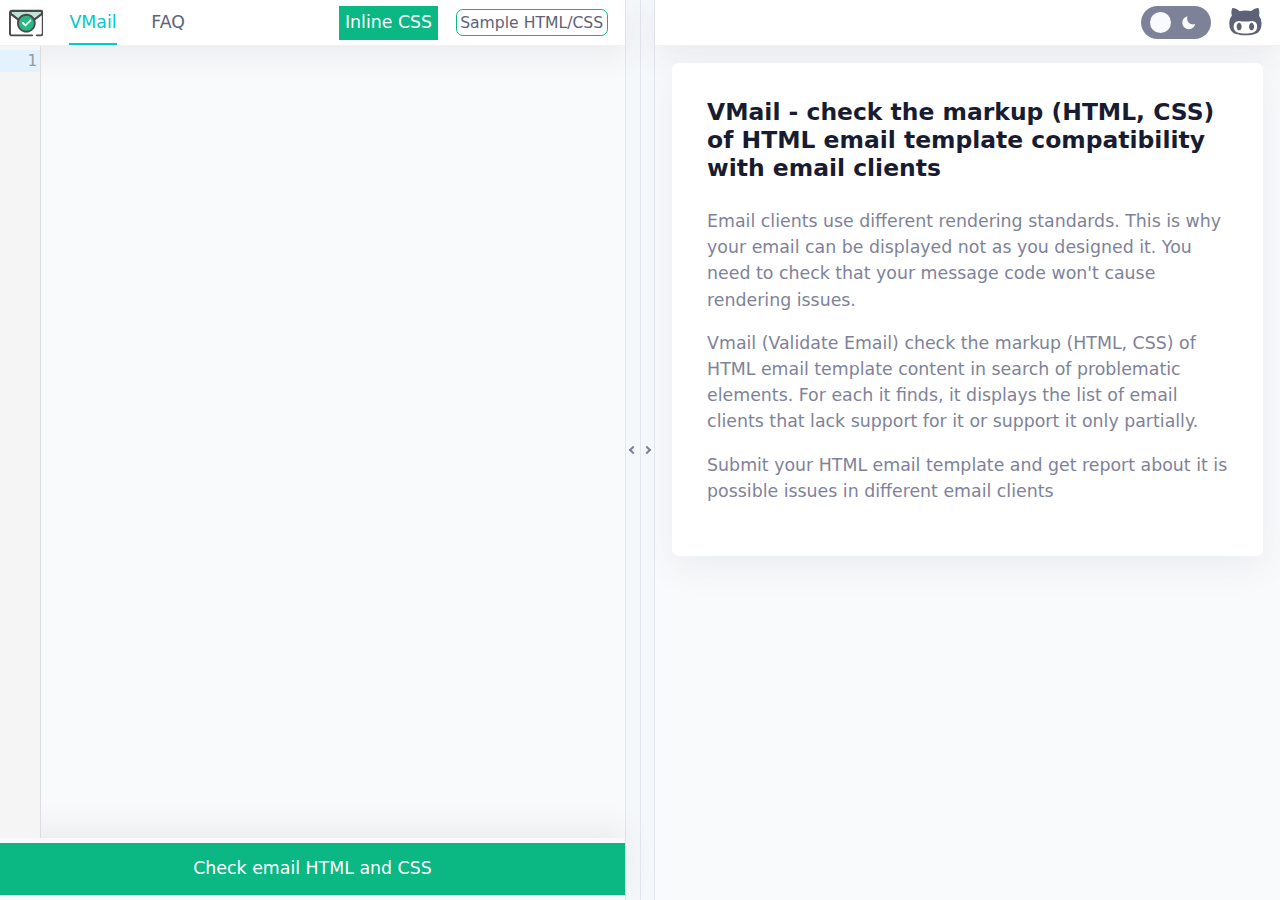
<file: index.html>
<!DOCTYPE html>
<html lang="en" xmlns:fb="http://ogp.me/ns/fb#"> <head>
<meta http-equiv="Content-Type" content="text/html; charset=UTF-8"> <meta charset="utf-8"> <!--[if IE]><meta http-equiv=X-UA-Compatible content="IE=edge,chrome=1"/><![endif]--> <title>VMail - check the markup (HTML, CSS) of HTML email template compatibility with email clients</title> <meta name="keywords" content="vmail, html, css, validate, email clients, check, ruby, sass, wasm, golang, svelte, turbo, hotwire, stimulus"> <meta name="description" content="VMail - check the markup (HTML, CSS) of HTML email template compatibility with email clients"> <meta name="theme-color" content="#f9fafb"> <meta name="viewport" content="width=device-width,minimum-scale=1,initial-scale=1"> <link rel="manifest" href="/manifest.json"> <link type="text/plain" rel="author" href="/humans.txt"> <link rel="icon" href="/favicon.ico" sizes="any"> <link rel="icon" href="/favicon.svg" type="image/svg+xml"> <link rel="apple-touch-icon" href="/apple-touch-icon.png"> <link rel="manifest" href="/manifest.json"> <link rel="canonical" href="https://vmail.leopard.in.ua/"> <meta property="og:type" content="website"> <meta property="og:title" content="VMail - check the markup (HTML, CSS) of HTML email template compatibility with email clients"> <meta property="og:description" content="VMail - check the markup (HTML, CSS) of HTML email template compatibility with email clients"> <meta property="og:url" content="https://vmail.leopard.in.ua/"> <meta property="og:site_name" content="VMail"> <meta property="og:image" content="https://vmail.leopard.in.ua/images/banner.png"> <meta property="og:image:alt" content="VMail - check the markup (HTML, CSS) of HTML email template compatibility with email clients"> <meta property="og:image:width" content="1280"> <meta property="og:image:height" content="640"> <meta name="twitter:creator" content="@leopard_me"> <meta name="twitter:title" content="VMail - check the markup (HTML, CSS) of HTML email template compatibility with email clients"> <meta name="twitter:description" content="VMail - check the markup (HTML, CSS) of HTML email template compatibility with email clients"> <meta name="twitter:image" content="https://vmail.leopard.in.ua/images/banner.png"> <meta name="twitter:image:alt" content="VMail - check the markup (HTML, CSS) of HTML email template compatibility with email clients"> <meta name="twitter:card" content="summary_large_image"> <script async src="https://www.googletagmanager.com/gtag/js?id=G-CWKXJRGZ81"></script> <script>
      window.dataLayer = window.dataLayer || [];
      function gtag(){dataLayer.push(arguments);}
      gtag('js', new Date());

      gtag('config', 'G-CWKXJRGZ81');
    </script> <link href="/app-f32c57cae7c160aa5974.css" rel="stylesheet" media="all"> <script src="/app-5409c9f7ce44af91fe4c.js" defer async="async" data-turbo-track="reload"></script> </head> <body> <div data-controller="parser" class="parser-controller" data-parser-worker-url-value="/ww-7807e60e5ae64cb1c821.js"> <div data-parser-target="appContainer" class="parser-container"></div> </div> <div id="swNotification" class="sw-notification" data-controller="service-worker" style="justify-content: flex-start; align-items: flex-end;" data-turbo-permanent> <div class="sw-notification__toast sw-notification__hidden sw-notification__toast--dismissible sw-notification__toast--upper sw-notification__toast--success" data-service-worker-target="toast"> <div class="sw-notification__wrapper"> <div class="sw-notification__icon"> <i class="sw-notification__icon--success"></i> </div> <div class="sw-notification__message" data-action="click-&gt;service-worker#reloadPage">New version available. Click to update</div> <div class="sw-notification__dismiss"> <button class="sw-notification__dismiss-btn" aria-label="Close update notification" data-action="click-&gt;service-worker#dismiss"></button> </div> </div> <div class="sw-notification__ripple"></div> </div> </div> <svg xmlns="http://www.w3.org/2000/svg" xmlns:xlink="http://www.w3.org/1999/xlink" id="vmail-sprite" style="display:none"><symbol id="github-svg-icon" viewbox="0 0 950 1024"><path d="M365.568 695.296q0 22.528-7.168 46.08t-24.576 44.032-40.96 19.456-41.984-19.456-24.576-44.032-7.168-46.08 7.168-47.104 24.576-44.032 41.984-19.456 40.96 19.456 24.576 44.032 7.168 47.104zm365.568 0q0 22.528-7.168 46.08t-24.576 44.032-40.96 19.456-41.984-19.456-24.576-44.032-7.168-46.08 7.168-47.104 24.576-44.032 41.984-19.456 40.96 19.456 24.576 44.032 7.168 47.104zm92.16 0q0-68.608-39.936-116.736t-106.496-48.128q-23.552 0-111.616 12.288-40.96 6.144-90.112 6.144t-89.088-6.144q-87.04-12.288-111.616-12.288-67.584 0-106.496 48.128T128 695.296q0 50.176 18.432 87.04t46.08 59.392 69.632 33.792 79.872 17.408 84.992 4.096h96.256q47.104 0 84.992-4.096t79.872-17.408 70.656-33.792 46.08-59.392 18.432-87.04zm128-101.376q0 118.784-34.816 189.44-22.528 44.032-60.416 75.776t-80.896 49.152-97.28 27.648-98.304 12.288-95.232 3.072q-44.032 0-80.896-2.048t-83.968-7.168-87.04-17.408T153.6 896t-68.608-47.104T35.84 783.36Q0 712.704 0 593.92q0-135.168 77.824-226.304-15.36-46.08-15.36-96.256 0-66.56 28.672-124.928 62.464 0 108.544 22.528t108.544 70.656q83.968-20.48 176.128-20.48 84.992 0 159.744 18.432 60.416-47.104 107.52-68.608t107.52-22.528q29.696 58.368 29.696 124.928 0 49.152-15.36 95.232 77.824 92.16 77.824 227.328z"></path></symbol><symbol id="close-svg-icon" viewbox="0 0 50 50"><path d="M37.304 11.282l1.414 1.414-26.022 26.02-1.414-1.413z"></path><path d="M12.696 11.282l26.022 26.02-1.414 1.415-26.022-26.02z"></path></symbol></svg> </body> </html>
</file>
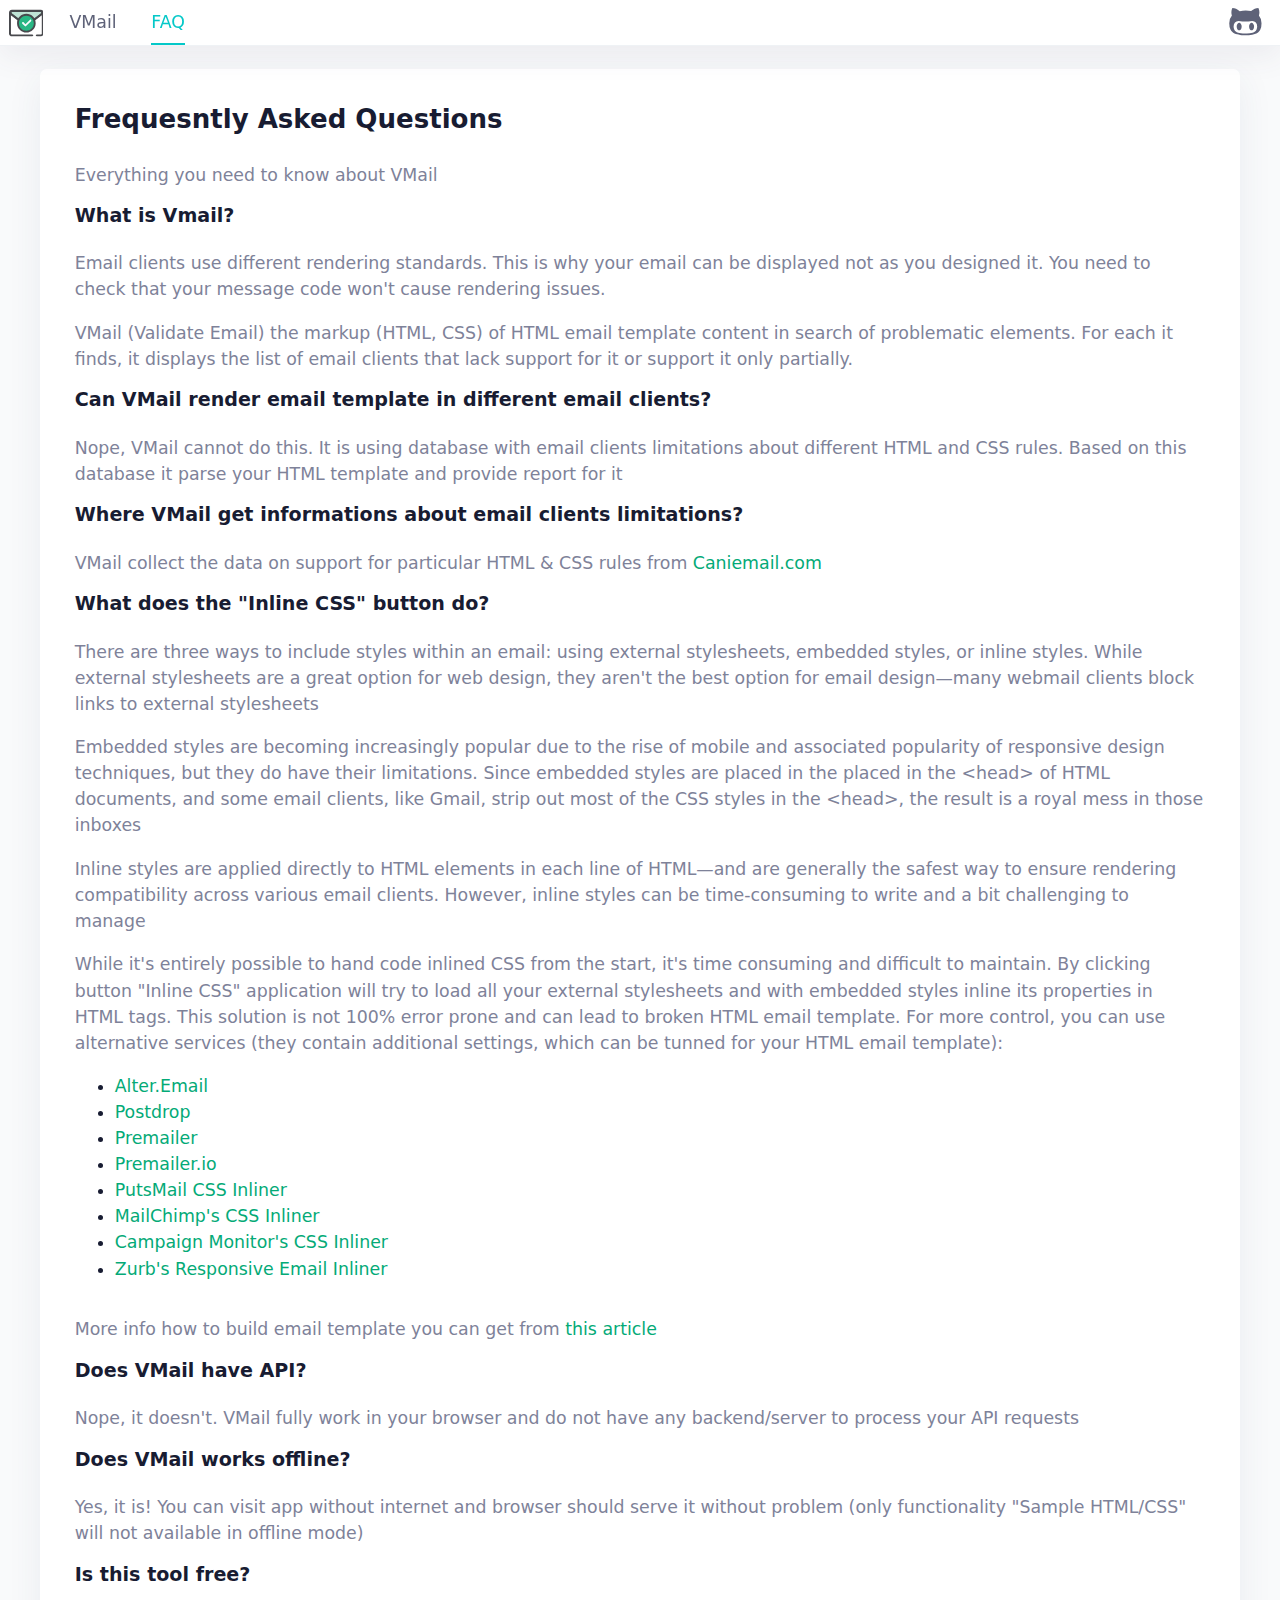
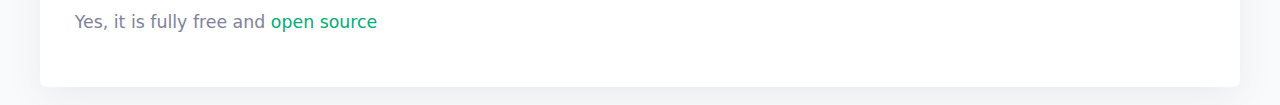
<file: faq.html>
<!DOCTYPE html>
<html lang="en" xmlns:fb="http://ogp.me/ns/fb#"> <head>
<meta http-equiv="Content-Type" content="text/html; charset=UTF-8"> <meta charset="utf-8"> <!--[if IE]><meta http-equiv=X-UA-Compatible content="IE=edge,chrome=1"/><![endif]--> <title>FAQ | VMail - check the markup (HTML, CSS) of HTML email template compatibility with email clients</title> <meta name="keywords" content="vmail, html, css, validate, email clients, check, ruby, sass, wasm, golang, svelte, turbo, hotwire, stimulus"> <meta name="description" content="VMail - check the markup (HTML, CSS) of HTML email template compatibility with email clients"> <meta name="theme-color" content="#f9fafb"> <meta name="viewport" content="width=device-width,minimum-scale=1,initial-scale=1"> <link rel="manifest" href="/manifest.json"> <link type="text/plain" rel="author" href="/humans.txt"> <link rel="icon" href="/favicon.ico" sizes="any"> <link rel="icon" href="/favicon.svg" type="image/svg+xml"> <link rel="apple-touch-icon" href="/apple-touch-icon.png"> <link rel="manifest" href="/manifest.json"> <link rel="canonical" href="https://vmail.leopard.in.ua/faq.html"> <meta property="og:type" content="website"> <meta property="og:title" content="VMail - check the markup (HTML, CSS) of HTML email template compatibility with email clients"> <meta property="og:description" content="VMail - check the markup (HTML, CSS) of HTML email template compatibility with email clients"> <meta property="og:url" content="https://vmail.leopard.in.ua/faq.html"> <meta property="og:site_name" content="VMail"> <meta property="og:image" content="https://vmail.leopard.in.ua/images/banner.png"> <meta property="og:image:alt" content="VMail - check the markup (HTML, CSS) of HTML email template compatibility with email clients"> <meta property="og:image:width" content="1280"> <meta property="og:image:height" content="640"> <meta name="twitter:creator" content="@leopard_me"> <meta name="twitter:title" content="VMail - check the markup (HTML, CSS) of HTML email template compatibility with email clients"> <meta name="twitter:description" content="VMail - check the markup (HTML, CSS) of HTML email template compatibility with email clients"> <meta name="twitter:image" content="https://vmail.leopard.in.ua/images/banner.png"> <meta name="twitter:image:alt" content="VMail - check the markup (HTML, CSS) of HTML email template compatibility with email clients"> <meta name="twitter:card" content="summary_large_image"> <script async src="https://www.googletagmanager.com/gtag/js?id=G-CWKXJRGZ81"></script> <script>
      window.dataLayer = window.dataLayer || [];
      function gtag(){dataLayer.push(arguments);}
      gtag('js', new Date());

      gtag('config', 'G-CWKXJRGZ81');
    </script> <link href="/app-f32c57cae7c160aa5974.css" rel="stylesheet" media="all"> <script src="/app-5409c9f7ce44af91fe4c.js" defer async="async" data-turbo-track="reload"></script> </head> <body> <div class="faq-header"> <div class="faq-header-logo-container"> <a class="faq-header-logo-link" href="/"> <style>
				html.dark .faq-svg-path1 { fill: #282c34 }
				html.dark .faq-svg-path2 { fill: #29b784 }
				html.dark .faq-svg-path3 { fill: #fff }
			</style> <svg height="216" viewbox="0 0 216 216" width="216" xmlns="http://www.w3.org/2000/svg"> <g fill="none"> <path class="faq-svg-path1" d="m201.762971 52.3911204-87.778865 67.4119626c-3.83279 2.929223-9.134542 2.929223-12.967332 0l-87.7788648-67.4119626c-3.64815718-2.7895226-5.13309463-7.6041582-3.69590617-11.9832934 1.43718847-4.3791352 5.47903447-7.355439 10.05987387-7.4078133h175.6574781c4.606437-.0073449 8.702846 2.9479684 10.176472 7.3417127 1.473625 4.3937444-.004837 9.2440751-3.672856 12.049394z" fill="#bfe3d5" stroke="#48494d" stroke-width="9.43"></path> <path class="faq-svg-path2" d="m197.646011 26h-179.2820036c-10.14540155.0110586-18.36401343 8.2393596-18.3640074 18.385657v128.248725c.01104313 10.138473 8.22642391 18.354574 18.3640074 18.365618h126.3740256c2.158309 0 4.152668-1.151545 5.231822-3.020859 1.079155-1.869313 1.079155-4.172403 0-6.041717-1.079154-1.869314-3.073513-3.020859-5.231822-3.020859h-126.3740256c-3.4669624-.005516-6.2761164-2.814917-6.2816326-6.282183v-113.510141l85.7287569 65.366772c6.0205323 4.591465 14.3672233 4.591465 20.3877553 0l85.718738-65.366772v113.500121c-.005516 3.467267-2.81467 6.276667-6.281632 6.282184h-25.046383c-2.158308 0-4.152667 1.151545-5.231822 3.020859-1.079154 1.869313-1.079154 4.172403 0 6.041717 1.079155 1.869314 3.073514 3.020859 5.231822 3.020859h25.046383c10.137583-.011045 18.352964-8.227146 18.364007-18.365619v-128.2487244c-.005511-10.1384793-8.216411-18.3590639-18.353989-18.3756376zm1.462709 21.6319529-88.163265 67.2604441c-1.694659 1.29448-4.045973 1.29448-5.740631 0l-88.1632656-67.2604441c-1.5886273-1.2192719-2.2394142-3.3056171-1.6257505-5.211963.6136636-1.9063459 2.3592951-3.221135 4.3608155-3.284515h176.4267166c2.032528-.0074195 3.84343 1.2822802 4.501125 3.2056401.657695 1.9233598.015692 4.0519806-1.595745 5.2908379z" fill="#48494d"></path> <path d="m56 108c0-28.718807 23.281193-52 52-52s52 23.281193 52 52-23.281193 52-52 52-52-23.281193-52-52z" fill="#29b784"></path> <path class="faq-svg-path2" d="m108 167c-32.0325155 0-58-25.967485-58-58 0-32.0325155 25.9674845-58 58-58 32.032515 0 58 25.9674845 58 58-.03314 32.018778-25.981222 57.96686-58 58zm0-104.5062198c-25.6846759 0-46.5062198 20.8215439-46.5062198 46.5062198 0 25.684676 20.8215439 46.50622 46.5062198 46.50622 25.684676 0 46.50622-20.821544 46.50622-46.50622-.033124-25.6709431-20.835277-46.4730959-46.50622-46.5062198z" fill="#48494d"></path> <path class="faq-svg-path3" d="m137.299347 88.6744337c1.08885 1.0741555 1.700653 2.5316774 1.700653 4.0515336 0 1.5198563-.611803 2.9773782-1.700653 4.0515337l-30.929547 30.543095c-1.087746 1.075246-2.56371 1.679404-4.102796 1.679404-1.539087 0-3.0150502-.604158-4.1027967-1.679404l-15.4647736-15.271547c-2.2659117-2.237601-2.2659116-5.865467.0000002-8.103068 2.2659118-2.2376 5.9396807-2.2376 8.2055926 0l11.3670115 11.224985 26.831785-26.4965323c2.264086-2.2325783 5.931438-2.2325783 8.195524 0z" fill="#f9fbfc"></path> </g> </svg> </a> </div> <div class="faq-header-item"> <a class="faq-header-link" href="/">VMail</a> </div> <div class="faq-header-item"> <a class="faq-header-link faq-header-link-active" href="/faq.html">FAQ</a> </div> <div class="faq-header-item-full"></div> <div class="faq-header-item"> <a class="faq-header-github-link" href="https://github.com/le0pard/vmail" target="_blank" rel="noopener noreferrer"> <svg class="faq-header-github"> <use href="#github-svg-icon"></use> </svg> </a> </div> </div> <div class="faq-center-container"> <div class="faq-container"> <div class="faq-body"> <h2>Frequesntly Asked Questions</h2> <p class="faq-text">Everything you need to know about VMail</p> <div class="faq-list"> <h4 class="faq-question">What is Vmail?</h4> <p class="faq-answer-middle">Email clients use different rendering standards. This is why your email can be displayed not as you designed it. You need to check that your message code won't cause rendering issues.</p> <p class="faq-answer">VMail (Validate Email) the markup (HTML, CSS) of HTML email template content in search of problematic elements. For each it finds, it displays the list of email clients that lack support for it or support it only partially.</p> <h4 class="faq-question">Can VMail render email template in different email clients?</h4> <p class="faq-answer">Nope, VMail cannot do this. It is using database with email clients limitations about different HTML and CSS rules. Based on this database it parse your HTML template and provide report for it</p> <h4 class="faq-question">Where VMail get informations about email clients limitations?</h4> <p class="faq-answer">VMail collect the data on support for particular HTML &amp; CSS rules from <a href="https://www.caniemail.com/?utm_source=vmail&amp;utm_medium=referral" target="_blank" rel="noopener noreferrer">Caniemail.com</a></p> <h4 class="faq-question">What does the "Inline CSS" button do?</h4> <p class="faq-answer-middle">There are three ways to include styles within an email: using external stylesheets, embedded styles, or inline styles. While external stylesheets are a great option for web design, they aren't the best option for email design—many webmail clients block links to external stylesheets</p> <p class="faq-answer-middle">Embedded styles are becoming increasingly popular due to the rise of mobile and associated popularity of responsive design techniques, but they do have their limitations. Since embedded styles are placed in the placed in the &lt;head&gt; of HTML documents, and some email clients, like Gmail, strip out most of the CSS styles in the &lt;head&gt;, the result is a royal mess in those inboxes</p> <p class="faq-answer-middle">Inline styles are applied directly to HTML elements in each line of HTML—and are generally the safest way to ensure rendering compatibility across various email clients. However, inline styles can be time-consuming to write and a bit challenging to manage</p> <p class="faq-answer-middle">While it's entirely possible to hand code inlined CSS from the start, it's time consuming and difficult to maintain. By clicking button "Inline CSS" application will try to load all your external stylesheets and with embedded styles inline its properties in HTML tags. This solution is not 100% error prone and can lead to broken HTML email template. For more control, you can use alternative services (they contain additional settings, which can be tunned for your HTML email template):</p> <ul> <li><a href="https://alter.email/?utm_source=vmail&amp;utm_medium=referral" target="_blank" rel="noopener noreferrer">Alter.Email</a></li> <li><a href="https://app.postdrop.io/?utm_source=vmail&amp;utm_medium=referral" target="_blank" rel="noopener noreferrer">Postdrop</a></li> <li><a href="http://premailer.dialect.ca/?utm_source=vmail&amp;utm_medium=referral" target="_blank" rel="noopener noreferrer">Premailer</a></li> <li><a href="https://premailer.io/?utm_source=vmail&amp;utm_medium=referral" target="_blank" rel="noopener noreferrer">Premailer.io</a></li> <li><a href="https://putsmail.com/inliner?utm_source=vmail&amp;utm_medium=referral" target="_blank" rel="noopener noreferrer">PutsMail CSS Inliner</a></li> <li><a href="https://templates.mailchimp.com/resources/inline-css/?utm_source=vmail&amp;utm_medium=referral" target="_blank" rel="noopener noreferrer">MailChimp's CSS Inliner</a></li> <li><a href="https://www.campaignmonitor.com/resources/tools/css-inliner/?utm_source=vmail&amp;utm_medium=referral" target="_blank" rel="noopener noreferrer">Campaign Monitor's CSS Inliner</a></li> <li><a href="https://get.foundation/emails/inliner.html?utm_source=vmail&amp;utm_medium=referral" target="_blank" rel="noopener noreferrer">Zurb's Responsive Email Inliner</a></li> </ul> <p class="faq-answer">More info how to build email template you can get from <a href="https://www.smashingmagazine.com/2021/04/complete-guide-html-email-templates-tools/?utm_source=vmail&amp;utm_medium=referral" target="_blank" rel="noopener noreferrer">this article</a></p> <h4 class="faq-question">Does VMail have API?</h4> <p class="faq-answer">Nope, it doesn't. VMail fully work in your browser and do not have any backend/server to process your API requests</p> <h4 class="faq-question">Does VMail works offline?</h4> <p class="faq-answer">Yes, it is! You can visit app without internet and browser should serve it without problem (only functionality "Sample HTML/CSS" will not available in offline mode)</p> <h4 class="faq-question">Is this tool free?</h4> <p class="faq-answer">Yes, it is fully free and <a href="https://github.com/le0pard/vmail" target="_blank" rel="noopener noreferrer">open source</a></p> </div> </div> </div> </div> <div id="swNotification" class="sw-notification" data-controller="service-worker" style="justify-content: flex-start; align-items: flex-end;" data-turbo-permanent> <div class="sw-notification__toast sw-notification__hidden sw-notification__toast--dismissible sw-notification__toast--upper sw-notification__toast--success" data-service-worker-target="toast"> <div class="sw-notification__wrapper"> <div class="sw-notification__icon"> <i class="sw-notification__icon--success"></i> </div> <div class="sw-notification__message" data-action="click-&gt;service-worker#reloadPage">New version available. Click to update</div> <div class="sw-notification__dismiss"> <button class="sw-notification__dismiss-btn" aria-label="Close update notification" data-action="click-&gt;service-worker#dismiss"></button> </div> </div> <div class="sw-notification__ripple"></div> </div> </div> <svg xmlns="http://www.w3.org/2000/svg" xmlns:xlink="http://www.w3.org/1999/xlink" id="vmail-sprite" style="display:none"><symbol id="github-svg-icon" viewbox="0 0 950 1024"><path d="M365.568 695.296q0 22.528-7.168 46.08t-24.576 44.032-40.96 19.456-41.984-19.456-24.576-44.032-7.168-46.08 7.168-47.104 24.576-44.032 41.984-19.456 40.96 19.456 24.576 44.032 7.168 47.104zm365.568 0q0 22.528-7.168 46.08t-24.576 44.032-40.96 19.456-41.984-19.456-24.576-44.032-7.168-46.08 7.168-47.104 24.576-44.032 41.984-19.456 40.96 19.456 24.576 44.032 7.168 47.104zm92.16 0q0-68.608-39.936-116.736t-106.496-48.128q-23.552 0-111.616 12.288-40.96 6.144-90.112 6.144t-89.088-6.144q-87.04-12.288-111.616-12.288-67.584 0-106.496 48.128T128 695.296q0 50.176 18.432 87.04t46.08 59.392 69.632 33.792 79.872 17.408 84.992 4.096h96.256q47.104 0 84.992-4.096t79.872-17.408 70.656-33.792 46.08-59.392 18.432-87.04zm128-101.376q0 118.784-34.816 189.44-22.528 44.032-60.416 75.776t-80.896 49.152-97.28 27.648-98.304 12.288-95.232 3.072q-44.032 0-80.896-2.048t-83.968-7.168-87.04-17.408T153.6 896t-68.608-47.104T35.84 783.36Q0 712.704 0 593.92q0-135.168 77.824-226.304-15.36-46.08-15.36-96.256 0-66.56 28.672-124.928 62.464 0 108.544 22.528t108.544 70.656q83.968-20.48 176.128-20.48 84.992 0 159.744 18.432 60.416-47.104 107.52-68.608t107.52-22.528q29.696 58.368 29.696 124.928 0 49.152-15.36 95.232 77.824 92.16 77.824 227.328z"></path></symbol><symbol id="close-svg-icon" viewbox="0 0 50 50"><path d="M37.304 11.282l1.414 1.414-26.022 26.02-1.414-1.413z"></path><path d="M12.696 11.282l26.022 26.02-1.414 1.415-26.022-26.02z"></path></symbol></svg> </body> </html>
</file>
<file: app-f32c57cae7c160aa5974.css>
html{-webkit-text-size-adjust:100%;line-height:1.15}body{margin:0}main{display:block}h1{font-size:2em;margin:.67em 0}hr{box-sizing:content-box;height:0;overflow:visible}pre{font-family:monospace,monospace;font-size:1em}a{background-color:transparent}abbr[title]{border-bottom:none;text-decoration:underline;-webkit-text-decoration:underline dotted;text-decoration:underline dotted}b,strong{font-weight:bolder}code,kbd,samp{font-family:monospace,monospace;font-size:1em}small{font-size:80%}sub,sup{font-size:75%;line-height:0;position:relative;vertical-align:baseline}sub{bottom:-.25em}sup{top:-.5em}img{border-style:none}button,input,optgroup,select,textarea{font-family:inherit;font-size:100%;line-height:1.15;margin:0}button,input{overflow:visible}button,select{text-transform:none}[type=button],[type=reset],[type=submit],button{-webkit-appearance:button}[type=button]::-moz-focus-inner,[type=reset]::-moz-focus-inner,[type=submit]::-moz-focus-inner,button::-moz-focus-inner{border-style:none;padding:0}[type=button]:-moz-focusring,[type=reset]:-moz-focusring,[type=submit]:-moz-focusring,button:-moz-focusring{outline:1px dotted ButtonText}fieldset{padding:.35em .75em .625em}legend{box-sizing:border-box;color:inherit;display:table;max-width:100%;padding:0;white-space:normal}progress{vertical-align:baseline}textarea{overflow:auto}[type=checkbox],[type=radio]{box-sizing:border-box;padding:0}[type=number]::-webkit-inner-spin-button,[type=number]::-webkit-outer-spin-button{height:auto}[type=search]{-webkit-appearance:textfield;outline-offset:-2px}[type=search]::-webkit-search-decoration{-webkit-appearance:none}::-webkit-file-upload-button{-webkit-appearance:button;font:inherit}details{display:block}summary{display:list-item}template{display:none}[hidden]{display:none}:root{--baseColor:#181c32;--bgColor:#f9fafb;--headColor:#5e6278;--headHoverColor:#04c8c8;--headBgColor:#fff;--headBorderColor:#eff2f5;--linkColor:#04aa77;--linkHoverColor:#36d3d3;--cardBgColor:#fff;--cardBaseColor:#7e8299;--successColor:#04c8c8;--successBgColor:#dcfdfd;--warningColor:#d9a900;--warningBgColor:#fff8dd;--errorColor:#f1416c;--errorBgColor:#fff5f8;--clientColor:#3f4254;--buttonColor:#fff;--buttonBgColor:#0bb783;--buttonBgHoverColor:#04aa77;--buttonBgActiveColor:#00afaf;--mutedButtonColor:#5e6278;--mutedButtonBgColor:#f5f8fa;--mutedButtonHoverColor:#7e8299;--mutedButtonHoverBgColor:#e4e6ef;--splitColor:#7e8299;--splitHoverColor:#04c8c8;--splitBgColor:#f5f8fa;--splitBgHoverColor:#dcfdfd;--splitBorderColor:#e4e6ef}:root.dark{--baseColor:#fff;--bgColor:#151521;--headColor:#92929f;--headHoverColor:#0bb783;--headBgColor:#1e1e2d;--headBorderColor:#2b2b40;--linkColor:#04aa77;--linkHoverColor:#36d3d3;--cardBgColor:#282c34;--cardBaseColor:#8a8a9c;--successColor:#0bb783;--successBgColor:#1c3238;--warningColor:#d9a900;--warningBgColor:#392f28;--errorColor:#f64e60;--errorBgColor:#3a2434;--clientColor:#cdcdde;--buttonColor:#fff;--buttonBgColor:#0bb783;--buttonBgHoverColor:#04aa77;--buttonBgActiveColor:#00afaf;--mutedButtonColor:#92929f;--mutedButtonBgColor:#1b1b29;--mutedButtonHoverColor:#cdcdde;--mutedButtonHoverBgColor:#323248;--splitColor:#cdcdde;--splitHoverColor:#0bb783;--splitBgColor:#1b1b29;--splitBgHoverColor:#1c3238;--splitBorderColor:#323248}:focus:not(.focus-visible){outline:none}:focus:not(:focus-visible){outline:none}html{font-size:calc(12.35294px + .39216vw)}@media screen and (min-width:1440px){html{font-size:18px}}@media screen and (max-width:420px){html{font-size:14px}}body{background-color:#f9fafb;background-color:var(--bgColor);color:#181c32;color:var(--baseColor);font-family:system-ui,-apple-system,Segoe UI,Roboto,Ubuntu,Cantarell,Noto Sans,sans-serif;font-weight:400;line-height:1.5rem}h1,h2,h3,h4{font-weight:600;line-height:1.2;margin-bottom:1.5rem;margin-top:0}h1{font-size:1.75rem}h2{font-size:1.5rem}h3{font-size:1.35rem}h4{font-size:1.1rem}a{color:#04aa77;color:var(--linkColor);text-decoration:none}a:active,a:hover{color:#36d3d3;color:var(--linkHoverColor)}.parser-controller{height:100%}.parser-container{height:100%}.svg-icon{fill:currentColor;display:inline-block;height:1.38rem;overflow:hidden;position:relative;width:1.38rem}.svg-icon__cnt{fill:inherit;background:inherit;height:100%;pointer-events:none;width:100%}.svg-icon--m{height:2.77rem;width:2.77rem}.svg-icon--l{height:5.55rem;width:5.55rem}.svg-icon--xl{height:8.33rem;width:8.33rem}.svg-icon--xxl{height:11.11rem;width:11.11rem}.svg-icon__spinner{height:100%;left:0;position:absolute;top:0;width:100%}.svg-icon--ei-spinner-2 .svg-icon__spinner,.svg-icon--ei-spinner .svg-icon__spinner{animation:spin 1s steps(12) infinite}.svg-icon--ei-spinner-3 .svg-icon__spinner{animation:spin 1.5s linear infinite}.validation-error-marker{background-color:transparent;background-image:url([data-uri]);background-position:50%;background-repeat:no-repeat;border:0;cursor:pointer;display:inline-block;height:20px;position:relative;vertical-align:middle;width:20px}.faq-header{background-color:#fff;background-color:var(--headBgColor);border-bottom:1px solid #eff2f5;border-bottom:1px solid var(--headBorderColor);box-shadow:0 10px 30px 0 rgba(82,63,105,.08);display:flex;flex-shrink:0;min-width:0;overflow:hidden;position:fixed;white-space:nowrap;width:100vw;z-index:2}.faq-header-item{align-items:stretch;display:flex;padding-bottom:0;padding-top:0}.faq-header-item-full{flex-grow:1}.faq-header-github-link{color:#5e6278;color:var(--mutedButtonColor);margin:0 1rem}.faq-header-github{fill:#5e6278;fill:var(--mutedButtonColor);height:2rem;padding-top:3px;width:2rem}.faq-header-github-link:hover .faq-header-github{fill:#7e8299;fill:var(--mutedButtonHoverColor)}.faq-header-link{background-color:transparent;border-bottom:2px solid transparent;color:#5e6278;color:var(--headColor);margin:0 1rem;padding:.5rem 0;text-decoration:none;transition:color .2s ease,background-color .2s ease}.faq-header-link-active{border-bottom:2px solid #04c8c8;border-bottom:2px solid var(--headHoverColor);color:#04c8c8;color:var(--headHoverColor)}.faq-header-link:active,.faq-header-link:hover{border-bottom:2px solid #04c8c8;border-bottom:2px solid var(--headHoverColor)}.faq-header-logo-container{align-items:center;display:flex;justify-content:center}.faq-header-logo-link{align-items:center;display:flex;height:2rem;justify-content:center;margin:0 .5rem;width:2rem}.faq-center-container{align-items:center;display:flex;justify-content:center;margin:0 auto;padding-top:3rem}.faq-container{background-color:#fff;background-color:var(--cardBgColor);border:0;border-radius:.4rem;box-shadow:0 10px 35px 0 rgba(56,71,109,.08);display:flex;flex-direction:column;margin:1rem;max-width:1200px;min-width:0;position:relative}.faq-body{flex:1 1 auto;padding:2rem}.faq-text{color:#7e8299;color:var(--cardBaseColor)}.faq-list{display:flex;flex-direction:column}.faq-question{flex:1;margin-bottom:.3rem}.faq-answer{color:#7e8299;color:var(--cardBaseColor);flex:1}.faq-answer-middle{color:#7e8299;color:var(--cardBaseColor);flex:1;margin-bottom:0}@keyframes sw-notification-fadeinup{0%{opacity:0;transform:translateY(25%)}to{opacity:1;transform:translateY(0)}}@keyframes sw-notification-fadeinleft{0%{opacity:0;transform:translateX(25%)}to{opacity:1;transform:translateX(0)}}@keyframes sw-notification-fadeoutright{0%{opacity:1;transform:translateX(0)}to{opacity:0;transform:translateX(25%)}}@keyframes sw-notification-fadeoutdown{0%{opacity:1;transform:translateY(0)}to{opacity:0;transform:translateY(25%)}}@keyframes ripple{0%{transform:scale(0) translateY(-45%) translateX(13%)}to{transform:scale(1) translateY(-45%) translateX(13%)}}.sw-notification{align-items:flex-end;box-sizing:border-box;color:#fff;display:flex;flex-direction:column;height:100%;justify-content:flex-end;left:0;padding:20px;pointer-events:none;position:fixed;top:0;width:100%;z-index:9999}.sw-notification__icon--error,.sw-notification__icon--success{background:#fff;border-radius:50%;display:block;height:21px;margin:0 auto;position:relative;width:21px}.sw-notification__icon--error:after,.sw-notification__icon--error:before{background:currentColor;border-radius:3px;content:"";display:block;height:12px;left:9px;position:absolute;top:5px;width:3px}.sw-notification__icon--error:after{transform:rotate(-45deg)}.sw-notification__icon--error:before{transform:rotate(45deg)}.sw-notification__icon--success{color:#3dc763}.sw-notification__icon--success:after,.sw-notification__icon--success:before{background:currentColor;border-radius:3px;content:"";display:block;position:absolute;width:3px}.sw-notification__icon--success:after{height:6px;left:6px;top:9px;transform:rotate(-45deg)}.sw-notification__icon--success:before{height:11px;left:10px;top:5px;transform:rotate(45deg)}.sw-notification__toast{animation:sw-notification-fadeinup .3s ease-in forwards;border-radius:2px;box-shadow:0 3px 7px 0 rgba(0,0,0,.25);box-sizing:border-box;display:block;flex-shrink:0;max-width:300px;overflow:hidden;padding:0 15px;pointer-events:auto;position:relative;transform:translateY(25%)}.sw-notification__hidden{display:none}.sw-notification__toast--upper{margin-bottom:20px}.sw-notification__toast--lower{margin-top:20px}.sw-notification__toast--dismissible .sw-notification__wrapper{padding-right:30px}.sw-notification__ripple{animation:ripple .4s ease-out forwards;background:#3dc763;border-radius:50%;height:400px;position:absolute;right:0;top:0;transform:scale(0) translateY(-51%) translateX(13%);transform-origin:bottom right;width:400px;z-index:5}.sw-notification__wrapper{align-items:center;border-radius:3px;display:flex;padding-bottom:17px;padding-right:15px;padding-top:17px;position:relative;z-index:10}.sw-notification__icon{animation:sw-notification-fadeinup .3s forwards;animation-delay:.3s;font-size:1.3em;margin-right:13px;opacity:0;text-align:center;width:22px}.sw-notification__dismiss{animation:sw-notification-fadeinleft .3s forwards;animation-delay:.35s;height:100%;margin-right:-15px;opacity:0;position:absolute;right:0;top:0;width:26px}.sw-notification__dismiss-btn{background-color:rgba(0,0,0,.25);border:none;cursor:pointer;height:100%;opacity:.35;outline:none;transition:opacity .2s ease,background-color .2s ease;width:100%}.sw-notification__dismiss-btn:after,.sw-notification__dismiss-btn:before{background:#fff;border-radius:3px;content:"";height:12px;left:calc(50% - 1px);position:absolute;top:calc(50% - 5px);width:2px}.sw-notification__dismiss-btn:after{transform:rotate(-45deg)}.sw-notification__dismiss-btn:before{transform:rotate(45deg)}.sw-notification__dismiss-btn:hover{background-color:rgba(0,0,0,.15);opacity:.7}.sw-notification__dismiss-btn:active{opacity:.8}.sw-notification__message{animation:sw-notification-fadeinup .3s forwards;animation-delay:.25s;cursor:pointer;line-height:1.5em;opacity:0;position:relative;vertical-align:middle}@media only screen and (max-width:480px){.sw-notification{padding:0}.sw-notification__ripple{animation-duration:.5s;height:600px;width:600px}.sw-notification__toast{border-radius:0;box-shadow:0 -2px 7px 0 rgba(0,0,0,.13);max-width:none;width:100%}.sw-notification__dismiss{width:56px}}html.dark .path1.svelte-1yp2hm{fill:#282c34}html.dark .path2.svelte-1yp2hm{fill:#29b784}html.dark .path3.svelte-1yp2hm{fill:#fff}.editor-header.svelte-1y6wgdz{align-items:center;background-color:var(--headBgColor);border-bottom:1px solid var(--headBorderColor);box-shadow:0 10px 30px 0 rgb(82 63 105/8%);display:flex;flex-shrink:0;overflow:hidden;white-space:nowrap}.editor-header-item.svelte-1y6wgdz{align-items:stretch;display:flex;padding-bottom:0;padding-top:0}.editor-header-item-full.svelte-1y6wgdz{flex-grow:1}.editor-header-link.svelte-1y6wgdz{background-color:transparent;border-bottom:2px solid transparent;color:var(--headColor);margin:0 1rem;padding:.5rem 0;text-decoration:none;transition:color .2s ease,background-color .2s ease}.editor-header-link-active.svelte-1y6wgdz{border-bottom:2px solid var(--headHoverColor);color:var(--headHoverColor)}.editor-header-link.svelte-1y6wgdz:active,.editor-header-link.svelte-1y6wgdz:hover{border-bottom:2px solid var(--headHoverColor)}.editor-header-logo-container.svelte-1y6wgdz{align-items:center;display:flex;justify-content:center}.editor-header-logo-link.svelte-1y6wgdz{align-items:center;display:flex;height:2rem;justify-content:center;margin:0 .5rem;width:2rem}.editor-header-inline-button.svelte-1y6wgdz{background-color:var(--buttonBgColor);border:1px solid transparent;color:var(--buttonColor);cursor:pointer;display:inline-block;font-size:1rem;line-height:1.25;padding:.3rem;text-align:center;-webkit-user-select:none;user-select:none;vertical-align:middle;white-space:nowrap;width:100%}.editor-header-inline-button-hidden.svelte-1y6wgdz{display:none}.editor-header-inline-button-error.svelte-1y6wgdz{background-color:var(--errorBgColor);color:var(--errorColor);cursor:default;pointer-events:none}.editor-header-inline-button.svelte-1y6wgdz:hover{background-color:var(--buttonBgHoverColor)}.editor-header-inline-button.svelte-1y6wgdz:active{background-color:var(--buttonBgActiveColor)}.editor-header-inline-button-error.svelte-1y6wgdz:hover{background-color:var(--errorBgColor)}@keyframes svelte-1y6wgdz-inline-loader{0%,80%,to{box-shadow:0 0;height:4em}40%{box-shadow:0 -2em;height:5em}}.editor-header-inline-loader.svelte-1y6wgdz{display:none}.editor-header-inline-loader.svelte-1y6wgdz,.editor-header-inline-loader.svelte-1y6wgdz:after,.editor-header-inline-loader.svelte-1y6wgdz:before{animation:svelte-1y6wgdz-inline-loader 1s ease-in-out infinite;background:var(--cardBaseColor);height:4em;width:1em}.editor-header-inline-loader-show.svelte-1y6wgdz{display:block}.editor-header-inline-loader.svelte-1y6wgdz{animation-delay:-.16s;color:var(--cardBaseColor);font-size:.25rem;margin:0 2rem;position:relative;text-indent:-9999em;transform:translateZ(0)}.editor-header-inline-loader.svelte-1y6wgdz:after,.editor-header-inline-loader.svelte-1y6wgdz:before{content:"";position:absolute;top:0}.editor-header-inline-loader.svelte-1y6wgdz:before{animation-delay:-.32s;left:-.5rem}.editor-header-inline-loader.svelte-1y6wgdz:after{left:.5rem}.editor-header-sample-button.svelte-1y6wgdz{background-color:transparent;border:1px solid var(--buttonBgColor);border-radius:.4rem;color:var(--mutedButtonColor);cursor:pointer;font-size:.9rem;margin:0 1rem;padding:.2rem;-webkit-user-select:none;user-select:none}.editor-header-sample-button.svelte-1y6wgdz:active,.editor-header-sample-button.svelte-1y6wgdz:hover{border:1px solid var(--buttonBgHoverColor);color:var(--mutedButtonHoverColor)}.editor-header-sample-button.svelte-1y6wgdz:active{box-shadow:inset 0 -10rem 0 rgb(158 158 158/15%)}.editor-area.svelte-13ii8xf{flex-grow:1;position:relative}.editor-area-edit.svelte-13ii8xf{bottom:0;height:100%;left:0;overflow:scroll;position:absolute;right:0;top:0}.editor-footer.svelte-13ii8xf{background-color:var(--bgColor);box-shadow:0 -10px 30px 0 rgb(82 63 105/8%);flex-shrink:0;overflow:hidden;padding:.3rem 0;white-space:nowrap}.editor-area-btn.svelte-13ii8xf{background-color:var(--buttonBgColor);border:1px solid transparent;color:var(--buttonColor);cursor:pointer;display:inline-block;font-size:1rem;line-height:1.25;padding:.8rem 1rem;text-align:center;-webkit-user-select:none;user-select:none;vertical-align:middle;white-space:nowrap;width:100%}.editor-area-btn.svelte-13ii8xf:hover{background-color:var(--buttonBgHoverColor)}.editor-area-btn.svelte-13ii8xf:active{background-color:var(--buttonBgActiveColor)}.editor-tooltip.svelte-13ii8xf{background-color:var(--cardBgColor);border:2px solid var(--splitBorderColor);border-radius:.4rem;box-shadow:0 3px 18px transparent;color:var(--baseColor);display:none;font-size:.8rem;max-width:25rem;opacity:0;overflow:hidden;padding:.4rem;position:fixed;white-space:pre-wrap;z-index:100}.editor-tooltip-message.svelte-13ii8xf{background-position:0 0;background-repeat:no-repeat}.split-container.svelte-mvuupc.svelte-mvuupc{display:flex;width:30px}.split-left.svelte-mvuupc.svelte-mvuupc,.split-right.svelte-mvuupc.svelte-mvuupc{align-items:center;background-color:var(--splitBgColor);color:var(--splitColor);cursor:pointer;display:flex;flex:1;justify-content:center;transition:background-color .3s ease-in-out}.split-left.svelte-mvuupc.svelte-mvuupc{border-left:1px solid var(--splitBorderColor);border-right:1px solid var(--splitBorderColor)}.split-right.svelte-mvuupc.svelte-mvuupc{border-right:1px solid var(--splitBorderColor)}.split-left.svelte-mvuupc.svelte-mvuupc:hover,.split-right.svelte-mvuupc.svelte-mvuupc:hover{background-color:var(--splitBgHoverColor)}.split-left.svelte-mvuupc.svelte-mvuupc:active,.split-right.svelte-mvuupc.svelte-mvuupc:active{background-color:var(--splitBgHoverColor)}.arrow-left.svelte-mvuupc.svelte-mvuupc,.arrow-right.svelte-mvuupc.svelte-mvuupc{border-bottom:2px solid var(--splitColor);border-left:0 solid var(--splitColor);border-right:2px solid var(--splitColor);border-top:0 solid var(--splitColor);display:inline-block;padding:2px}.split-left.svelte-mvuupc:hover .arrow-left.svelte-mvuupc,.split-right.svelte-mvuupc:hover .arrow-right.svelte-mvuupc{border-color:var(--splitHoverColor)}.arrow-left.svelte-mvuupc.svelte-mvuupc{transform:rotate(135deg)}.arrow-right.svelte-mvuupc.svelte-mvuupc{transform:rotate(-45deg)}.split-hidden.svelte-mvuupc.svelte-mvuupc{display:none}.toggle-hidden-block.svelte-1dnro3n.svelte-1dnro3n{clip:rect(0 0 0 0);-webkit-clip-path:inset(50%);clip-path:inset(50%);height:1px;overflow:hidden;position:absolute;white-space:nowrap;width:1px}.toggle-wrapper.svelte-1dnro3n.svelte-1dnro3n{display:block;width:4rem}.toggle.svelte-1dnro3n.svelte-1dnro3n{background:var(--cardBaseColor);border-radius:40px;cursor:pointer;padding:.5rem;position:relative;transition:background .5s ease}.toggle.svelte-1dnro3n.svelte-1dnro3n:before{background:var(--bgColor);border-radius:30px;content:"";display:block;height:1.22rem;position:absolute;top:.33rem;transform:translate(0);transition:transform .5s ease,background .5s ease;width:1.22rem;z-index:2}.toggle__dark.svelte-1dnro3n.svelte-1dnro3n:before{transform:translateX(1.8rem)}.toggle.svelte-1dnro3n input.svelte-1dnro3n{opacity:0;position:absolute;top:0}.toggle-icons.svelte-1dnro3n.svelte-1dnro3n{align-items:center;display:flex;height:100%;justify-content:space-between;margin:0 5px}.toggle.svelte-1dnro3n .toggle-icons svg.svelte-1dnro3n{fill:var(--bgColor);height:.9rem;width:.9rem;z-index:0}.report-header.svelte-eaabjh.svelte-eaabjh{background-color:var(--headBgColor);border-bottom:1px solid var(--headBorderColor);box-shadow:0 10px 30px 0 rgb(82 63 105/8%);display:flex;flex-shrink:0;justify-content:flex-end;overflow:hidden;white-space:nowrap}.report-header-item.svelte-eaabjh.svelte-eaabjh{align-items:center;display:flex;justify-content:center;padding-bottom:0;padding-top:0}.report-header-github-link.svelte-eaabjh.svelte-eaabjh{color:var(--mutedButtonColor);margin:0 1rem}.report-header-github.svelte-eaabjh.svelte-eaabjh{fill:var(--mutedButtonColor);height:2rem;padding-top:3px;width:2rem}.report-header-github-link.svelte-eaabjh:hover .report-header-github.svelte-eaabjh{fill:var(--mutedButtonHoverColor)}.client-list.svelte-1t04tae{display:flex;flex-direction:row;margin:.3rem 0}.client-bullet.svelte-1t04tae{border-radius:.4rem;display:inline-block;flex-shrink:0;margin-right:.5rem;width:.25rem}.client-bullet-error.svelte-1t04tae{background-color:var(--errorColor)}.client-bullet-warning.svelte-1t04tae{background-color:var(--warningColor)}.client-bullet-success.svelte-1t04tae{background-color:var(--successColor)}.client-list-title.svelte-1t04tae{font-size:1.1rem;font-weight:600;margin-bottom:.4rem}.client-list-body.svelte-1t04tae{display:flex;flex-direction:column;flex-grow:1}.client-list-items.svelte-1t04tae{display:flex;flex-direction:row;flex-wrap:wrap}.client-list-client.svelte-1t04tae{border:1px solid var(--splitBorderColor);border-radius:.4rem;color:var(--clientColor);font-size:.85rem;margin-bottom:.2rem;margin-right:.4rem;padding:.1rem .2rem}.client-list-line.svelte-1t04tae{background-color:var(--mutedButtonBgColor);border:0;border-radius:.4rem;box-shadow:none;color:var(--mutedButtonColor);cursor:pointer;margin-right:.2rem;padding:calc(.2rem + 1px) calc(.3rem + 1px);-webkit-user-select:none;user-select:none}.client-list-line.svelte-1t04tae:active,.client-list-line.svelte-1t04tae:hover{background-color:var(--mutedButtonHoverBgColor);color:var(--mutedButtonHoverColor)}.client-list-line-active.svelte-1t04tae{background-color:var(--mutedButtonHoverBgColor);color:var(--mutedButtonHoverColor)}.client-list-percentage.svelte-1t04tae{align-items:center;border-radius:.4rem;display:flex;flex-shrink:0;font-weight:600;justify-content:center;min-width:4rem;padding:.5rem}.client-list-percentage-error.svelte-1t04tae{background-color:var(--errorBgColor);color:var(--errorColor)}.client-list-percentage-warning.svelte-1t04tae{background-color:var(--warningBgColor);color:var(--warningColor)}.client-list-percentage-success.svelte-1t04tae{background-color:var(--successBgColor);color:var(--successColor)}@media only screen and (max-width:480px){.client-list-percentage.svelte-1t04tae{display:none}}.notes-list-title.svelte-1277fob.svelte-1277fob{font-size:1rem;font-weight:600}.notes-list-item.svelte-1277fob.svelte-1277fob{align-items:flex-start;color:var(--cardBaseColor);cursor:pointer;display:flex;font-size:.8rem;font-weight:500;margin-top:.2rem;width:-webkit-fit-content;width:-moz-fit-content;width:fit-content}.notes-list-item.svelte-1277fob:hover .notes-list-button.svelte-1277fob{background-color:var(--mutedButtonHoverBgColor);color:var(--mutedButtonHoverColor)}.notes-list-button.svelte-1277fob.svelte-1277fob{background-color:var(--mutedButtonBgColor);border:0;border-radius:.4rem;box-shadow:none;color:var(--mutedButtonColor);cursor:pointer;display:inline-block;margin-right:.2rem;padding:calc(.2rem + 1px) calc(.3rem + 1px);-webkit-user-select:none;user-select:none}.notes-list-button.svelte-1277fob.svelte-1277fob:active,.notes-list-button.svelte-1277fob.svelte-1277fob:hover{background-color:var(--mutedButtonHoverBgColor);color:var(--mutedButtonHoverColor)}.notes-list-button-active.svelte-1277fob.svelte-1277fob{background-color:var(--mutedButtonHoverBgColor);color:var(--mutedButtonHoverColor)}.report-item.svelte-1m2y20n{background-color:var(--cardBgColor);border:0;border-radius:.4rem;box-shadow:0 10px 35px 0 rgb(56 71 109/8%);display:flex;flex-direction:column;margin-bottom:1rem;min-width:0;position:relative}.report-item.svelte-1m2y20n:last-child{margin-bottom:0}.report-item-container.svelte-1m2y20n{display:flex;flex-direction:column;padding:1rem}.report-item-header.svelte-1m2y20n{display:flex;flex-direction:column}.report-item-header-info.svelte-1m2y20n{border-bottom:1px dashed var(--splitBorderColor);color:var(--baseColor);display:flex;flex:1;flex-direction:row;padding-bottom:.3rem}.report-item-header-type.svelte-1m2y20n{flex:2;font-size:1.2rem;font-weight:600}.report-item-header-name.svelte-1m2y20n{flex:3;font-size:1.2rem;font-weight:600;padding:0 1rem}.report-item-header-link.svelte-1m2y20n{flex:1;text-align:right}@media only screen and (max-width:480px){.report-item-header-link.svelte-1m2y20n{display:none}}.report-item-header-more-link.svelte-1m2y20n{color:var(--linkColor);font-size:.8rem;text-decoration:none}.report-item-header-more-link.svelte-1m2y20n:active,.report-item-header-more-link.svelte-1m2y20n:hover{color:var(--linkHoverColor)}.report-item-header-description.svelte-1m2y20n{color:var(--cardBaseColor);font-size:.8rem;font-weight:500;margin:.2rem 0;width:-webkit-fit-content;width:-moz-fit-content;width:fit-content}.report-header-main-lines.svelte-1m2y20n{align-items:flex-start;border-bottom:1px dashed var(--splitBorderColor);color:var(--cardBaseColor);display:flex;flex:1;flex-direction:row;flex-wrap:wrap;margin:.3rem 0;padding-bottom:.3rem}.report-header-main-lines-title.svelte-1m2y20n{color:var(--baseColor);font-size:1rem;font-weight:500}.report-line-button.svelte-1m2y20n{background-color:var(--mutedButtonBgColor);border:0;border-radius:.4rem;box-shadow:none;color:var(--headColor);cursor:pointer;margin-bottom:.2rem;margin-right:.2rem;padding:calc(.2rem + 1px) calc(.3rem + 1px);-webkit-user-select:none;user-select:none}.report-line-button.svelte-1m2y20n:active,.report-line-button.svelte-1m2y20n:hover{background-color:var(--successBgColor);color:var(--successColor)}.report-list.svelte-1pr09zt{list-style-type:none;margin:.5rem .5rem 1rem;padding:0}@keyframes svelte-6bn8wm-gradient-animation{0%{left:0}to{left:100%}}.loader-block.svelte-6bn8wm{background:var(--mutedButtonBgColor);color:transparent;overflow:hidden;position:relative}.loader-block.svelte-6bn8wm:before{animation-duration:2s;animation-iteration-count:infinite;animation-name:svelte-6bn8wm-gradient-animation;background:linear-gradient(to right,var(--mutedButtonBgColor) 25%,var(--mutedButtonHoverBgColor) 50%,var(--mutedButtonBgColor) 100%);content:"";filter:blur(5px);height:100%;left:0;position:absolute;top:0;width:50px}.loader-item.svelte-6bn8wm{background-color:var(--cardBgColor);border:0;border-radius:.4rem;box-shadow:0 10px 35px 0 rgb(56 71 109/8%);display:flex;flex-direction:column;margin-bottom:1rem;min-width:0;position:relative}.loader-item.svelte-6bn8wm:last-child{margin-bottom:0}.loader-item-container.svelte-6bn8wm{display:flex;flex-direction:column;min-height:10rem;padding:1rem}.loader-item-header.svelte-6bn8wm{display:flex;flex-direction:column;height:6rem}.loader-item-header-info.svelte-6bn8wm{border-bottom:1px dashed var(--splitBorderColor);color:var(--baseColor);display:flex;flex:1;flex-direction:row;padding-bottom:.3rem}.loader-item-header-type.svelte-6bn8wm{flex:2;font-size:1.2rem;font-weight:600}.loader-item-header-name.svelte-6bn8wm{flex:3;font-size:1.2rem;font-weight:600}.loader-item-header-link.svelte-6bn8wm{flex:1;text-align:right}.loader-item-header-description.svelte-6bn8wm{color:var(--cardBaseColor);font-size:.8rem;font-weight:500;margin:.2rem 0;width:-webkit-fit-content;width:-moz-fit-content;width:fit-content}.loader-header-main-lines.svelte-6bn8wm{align-items:flex-start;border-bottom:1px dashed var(--splitBorderColor);color:var(--cardBaseColor);display:flex;flex:1;flex-direction:row;flex-wrap:wrap;margin:.3rem 0;padding-bottom:.3rem}.empty-report.svelte-2jqc02{background-color:var(--cardBgColor);border:0;border-radius:.4rem;box-shadow:0 10px 35px 0 rgb(56 71 109/8%);display:flex;flex-direction:column;min-width:0;position:relative}.empty-report-body.svelte-2jqc02{flex:1 1 auto;padding:2rem}.empty-report-text.svelte-2jqc02{color:var(--cardBaseColor)}.error-report.svelte-1nl5xjg{background-color:var(--cardBgColor);border:0;border-radius:.4rem;box-shadow:0 10px 35px 0 rgb(56 71 109/8%);display:flex;flex-direction:column;min-width:0;position:relative}.error-report-body.svelte-1nl5xjg{flex:1 1 auto;padding:2rem}.error-report-title.svelte-1nl5xjg{color:var(--errorColor)}.error-report-text.svelte-1nl5xjg{color:var(--cardBaseColor)}.parser-report-area.svelte-1w60ae5{flex-grow:1;overflow:scroll;padding:1rem;position:relative}.parser-view.svelte-v7nly9{bottom:0;display:flex;left:0;position:absolute;right:0;top:0}.parser-editor.svelte-v7nly9{display:flex;flex:1;flex-direction:column;height:100%;position:relative}.parser-report.svelte-v7nly9{display:flex;flex:1;flex-direction:column;height:100%;position:relative}.parser-editor-hidden.svelte-v7nly9,.parser-report-hidden.svelte-v7nly9{display:none}.error-container.svelte-7evx0l{align-items:center;display:flex;justify-content:center;margin:4rem auto}.error-msg.svelte-7evx0l{background-color:var(--cardBgColor);border:0;border-radius:.4rem;box-shadow:0 10px 35px 0 rgb(56 71 109/8%);display:flex;flex-direction:column;min-width:0;position:relative}.error-msg-body.svelte-7evx0l{padding:2rem}.error-msg-text.svelte-7evx0l{color:var(--cardBaseColor);font-weight:500}
/*# sourceMappingURL=app-f32c57cae7c160aa5974.css.map*/
</file>
